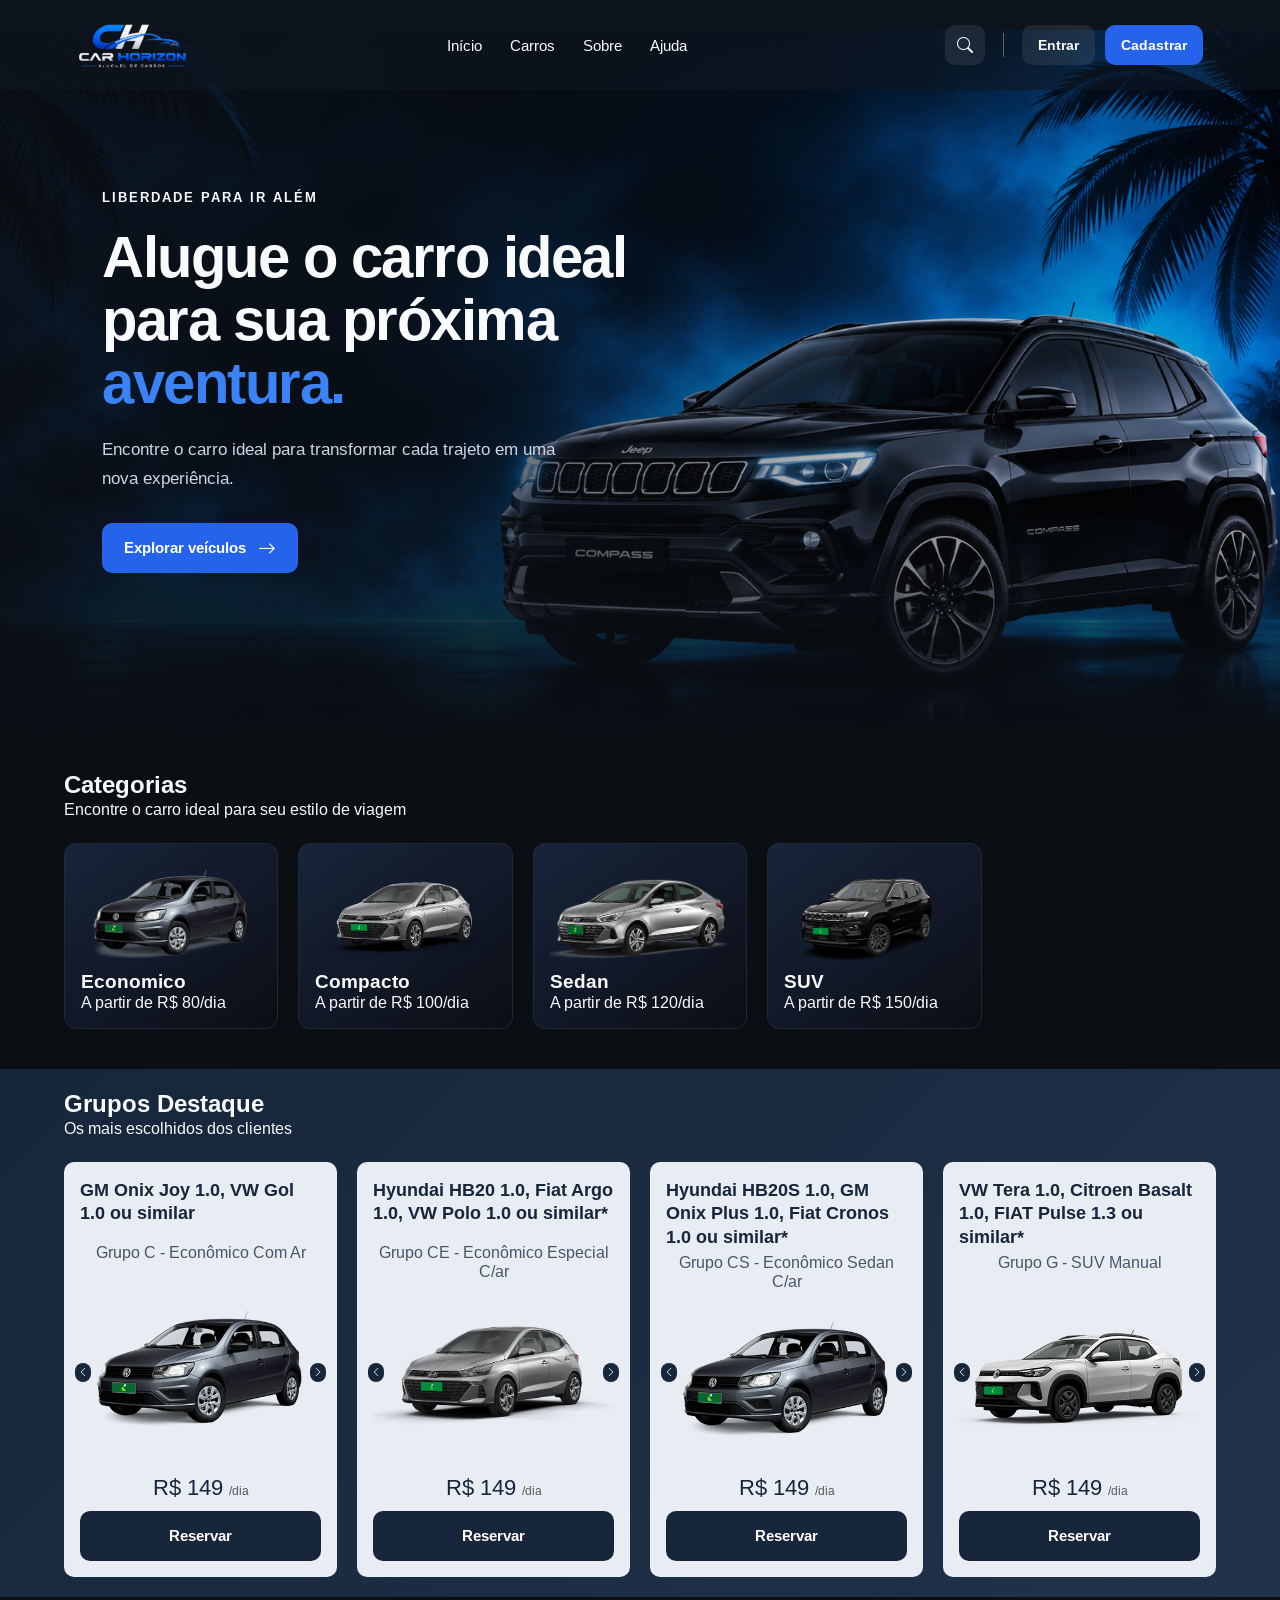
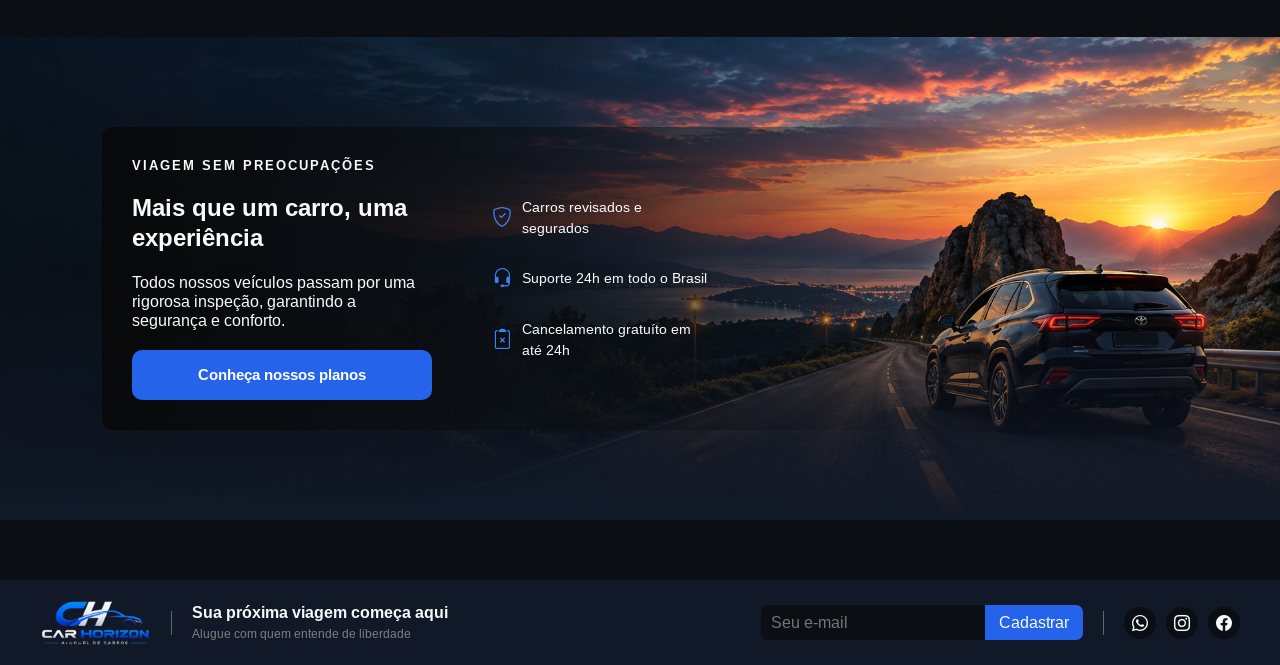
<file: index.html>
<!DOCTYPE html>
<html lang="pt-BR">

<head>
    <meta charset="UTF-8">
    <meta name="viewport" content="width=device-width, initial-scale=1.0">
    <meta name="theme-color" content="#0B0F14">
    <meta name="description" content="Encontre o carro ideal para sua próxima viagem com a Car Horizon.">
    <title>Car Horizon | Aluguel de Carros</title>
    <link rel="stylesheet" href="./css/global.css">
    <link rel="stylesheet" href="https://cdn.jsdelivr.net/npm/bootstrap-icons@1.11.3/font/bootstrap-icons.min.css">
</head>

<body>
    <div class="inicio">

        <header class="header-principal header-principal-home">
            <div class="logo-header">
                <a href="index.html" aria-label="Car Horizon - Página inicial">
                    <img src="./assets/images/logo/logoCH.png" alt="Car Horizon">
                </a>
            </div>

            <nav class="nav-header" aria-label="Navegação principal">

                <ul class="nav-links-header">
                    <li class="nav-link"> <a href="index.html" aria-current="page">Início</a> </li>
                    <li class="nav-link"> <a href="#carros">Carros</a> </li>
                    <li class="nav-link"> <a href="#sobre">Sobre</a> </li>
                    <li class="nav-link"> <a href="#ajuda">Ajuda</a> </li>
                </ul>
            </nav>

            <div class="busca-entrar-header">
                <div class="search-header">
                    <button type="button" aria-label="Pesquisar">
                        <i class="bi bi-search" aria-hidden="true"></i>
                    </button>
                </div>

                <div class="linha-vert" aria-hidden="true"></div>

                <div class="login-header">
                    <a href="./pages/login.html " class="entrar-header">Entrar</a>
                    <a href="./pages/cadastrar.html" class="cadastrar-header">Cadastrar</a>
                </div>

            </div>
        </header>

        <main>
            <section class="hero">
                <div class="hero-conteudo">
                    <span class="hero-etiqueta">LIBERDADE PARA IR ALÉM</span>
                    <h1> Alugue o carro ideal para sua próxima
                        <span class="hero-text-blue">aventura.</span>
                    </h1>

                    <p> Encontre o carro ideal para transformar cada trajeto em uma nova experiência. </p>

                    <a href="./pages/todosCarros.html" class="btn-hero"> Explorar veículos
                        <i class="bi bi-arrow-right" aria-hidden="true"></i>
                    </a>
                </div>

            </section>

            <section class="categorias">
                <div class="container">
                    <div class="titulos-categorias">
                        <h2>Categorias</h2>
                        <p>Encontre o carro ideal para seu estilo de viagem</p>
                    </div>
                    <div class="card-categoria">
                        <!--card-->
                        <div class="cards-categorias" data-categoria="economico">
                            <img src="./assets/images/categorias/GOLC.png" alt="">
                            <h3>Economico</h3>
                            <p>A partir de R$ 80/dia</p>
                        </div>
                        <!--end card-->
                        <!--card-->
                        <div class="cards-categorias" data-categoria="compacto">
                            <img src="./assets/images/categorias/HB2X.png" alt="">
                            <h3>Compacto</h3>
                            <p>A partir de R$ 100/dia</p>
                        </div>
                        <!--end card-->
                        <!--card-->
                        <div class="cards-categorias" data-categoria="sedan">
                            <img src="./assets/images/categorias/HB2C (1).png" alt="">
                            <h3>Sedan</h3>
                            <p>A partir de R$ 120/dia</p>
                        </div>
                        <!--end card-->
                        <!--card-->
                        <div class="cards-categorias" data-categoria="suv">
                            <img src="./assets/images/categorias/COMP.png" alt="">
                            <h3>SUV</h3>
                            <p>A partir de R$ 150/dia</p>
                        </div>
                        <!--end card-->

                        <!--card-->
                    </div>
                </div>
            </section>

            <section class="destaques">
                <div class="container">
                    <h2>Grupos Destaque</h2>
                    <p>Os mais escolhidos dos clientes</p>
                    <div class="cards-destaques">
                        <!--card-->
                        <div class="card-destaque" data-grupo="Grupo C">
                            <h3>GM Onix Joy 1.0, VW Gol 1.0 ou similar</h3>
                            <span class="grupoDestaque">Grupo C - Econômico Com Ar</span>
                            <button class="btn-proximo"><i class="bi bi-chevron-right"></i></button>
                            <button class="btn-anterior"><i class="bi bi-chevron-left"></i></button>
                            <img src="./assets/images/categorias/GOLC.png" alt="" class="imagemCarro">


                            <div class="card-price">
                                <span class="price-destaque">
                                    R$ 149 <span class="small-price">/dia</span>
                                </span>


                                <a href="./pages/carro.html" class="btnDestaque btn-hero">Reservar</a>
                            </div>
                        </div>
                        <!--end card-->
                        <!--card-->
                        <div class="card-destaque" data-grupo="Grupo CE">
                            <h3>Hyundai HB20 1.0, Fiat Argo 1.0, VW Polo 1.0 ou similar*</h3>
                            <span class="grupoDestaque">Grupo CE - Econômico Especial C/ar</span> <img
                                src="./assets/images/categorias/HB2X.png" alt=""  class="imagemCarro">
                            <button class="btn-proximo"><i class="bi bi-chevron-right"></i></button>
                            <button class="btn-anterior"><i class="bi bi-chevron-left"></i></button>


                            <div class="card-price">
                                <span class="price-destaque">
                                    R$ 149 <span class="small-price">/dia</span>
                                </span>


                                <a href="./pages/carro.html" class="btnDestaque btn-hero">Reservar</a>
                            </div>
                        </div>
                        <!--end card-->
                        <!--card-->
                        <div class="card-destaque" data-grupo="Grupo C">
                            <h3>Hyundai HB20S 1.0, GM Onix Plus 1.0, Fiat Cronos 1.0 ou similar*</h3>
                            <span class="grupoDestaque">Grupo CS - Econômico Sedan C/ar</span>
                            <button class="btn-proximo"><i class="bi bi-chevron-right"></i></button>
                            <button class="btn-anterior"><i class="bi bi-chevron-left"></i></button>
                            <img src="./assets/images/categorias/HB2C (1).png" alt=""  class="imagemCarro">


                            <div class="card-price">
                                <span class="price-destaque">
                                    R$ 149 <span class="small-price">/dia</span>
                                </span>


                                <a href="./pages/carro.html" class="btnDestaque btn-hero">Reservar</a>
                            </div>
                        </div>
                        <!--end card-->
                        <!--card-->
                        <div class="card-destaque" data-grupo="Grupo G">
                            <h3>VW Tera 1.0, Citroen Basalt 1.0, FIAT Pulse 1.3 ou similar*</h3>
                            <span class="grupoDestaque">Grupo G - SUV Manual</span>
                            <button class="btn-proximo"><i class="bi bi-chevron-right"></i></button>
                            <button class="btn-anterior"><i class="bi bi-chevron-left"></i></button>
                            <img src="./assets/images/categorias/TERA.png" alt=""  class="imagemCarro">


                            <div class="card-price">
                                <span class="price-destaque">
                                    R$ 149 <span class="small-price">/dia</span>
                                </span>


                                <a href="./pages/carro.html" class="btnDestaque btn-hero">Reservar</a>
                            </div>
                        </div>
                        <!--end card-->


                    </div>
                </div>
            </section>

            <section class="hero-footer">
                <div class="hero-agroup">
                    <div class="hero-footer-conteudo">
                        <span class="hero-etiqueta">VIAGEM SEM PREOCUPAÇÕES</span>
                        <h1>Mais que um carro, uma experiência</h1>
                        <p>
                            Todos nossos veículos passam por uma rigorosa inspeção,
                            garantindo a segurança e conforto.
                        </p>

                        <a href="#" class="btn-hero">Conheça nossos planos</a>
                    </div>

                    <div class="hero-footer-vantagens">
                        <span>
                            <i class="bi bi-shield-check"></i>
                            Carros revisados e segurados
                        </span>

                        <span>
                            <i class="bi bi-headset"></i>
                            Suporte 24h em todo o Brasil
                        </span>

                        <span>
                            <i class="bi bi-clipboard2-x"></i>

                            Cancelamento gratuíto em até 24h
                        </span>
                    </div>
                </div>
            </section>
        </main>

        <footer>
            <section class="footer-top">
                <div class="footer-top-left">
                    <img src="./assets/images/logo/logoCH.png" alt="">

                    <div class="linha-vert" aria-hidden="true"></div>

                    <div class="texts-footer-top">
                        <h4>Sua próxima viagem começa aqui</h4>
                        <span>Alugue com quem entende de liberdade</span>
                    </div>
                </div>

                <div class="footer-top-right">
                    <div class="email-footer">
                        <input type="text" placeholder="Seu e-mail">
                        <button>Cadastrar</button>
                    </div>

                    <div class="linha-vert" aria-hidden="true"></div>

                    <div class="sociais-footer">
                        <i class="bi bi-whatsapp"></i>

                        <i class="bi bi-instagram"></i>

                        <i class="bi bi-facebook"></i>
                    </div>
                </div>
            </section>
        </footer>
    </div>
</body>
<script type="module" src="./js/carros.js"></script>
<!--<script type="module" src="./js/destaques.js"></script>-->
<script type="module" src="./js/imagensCarro.js"></script>

</html>
</file>
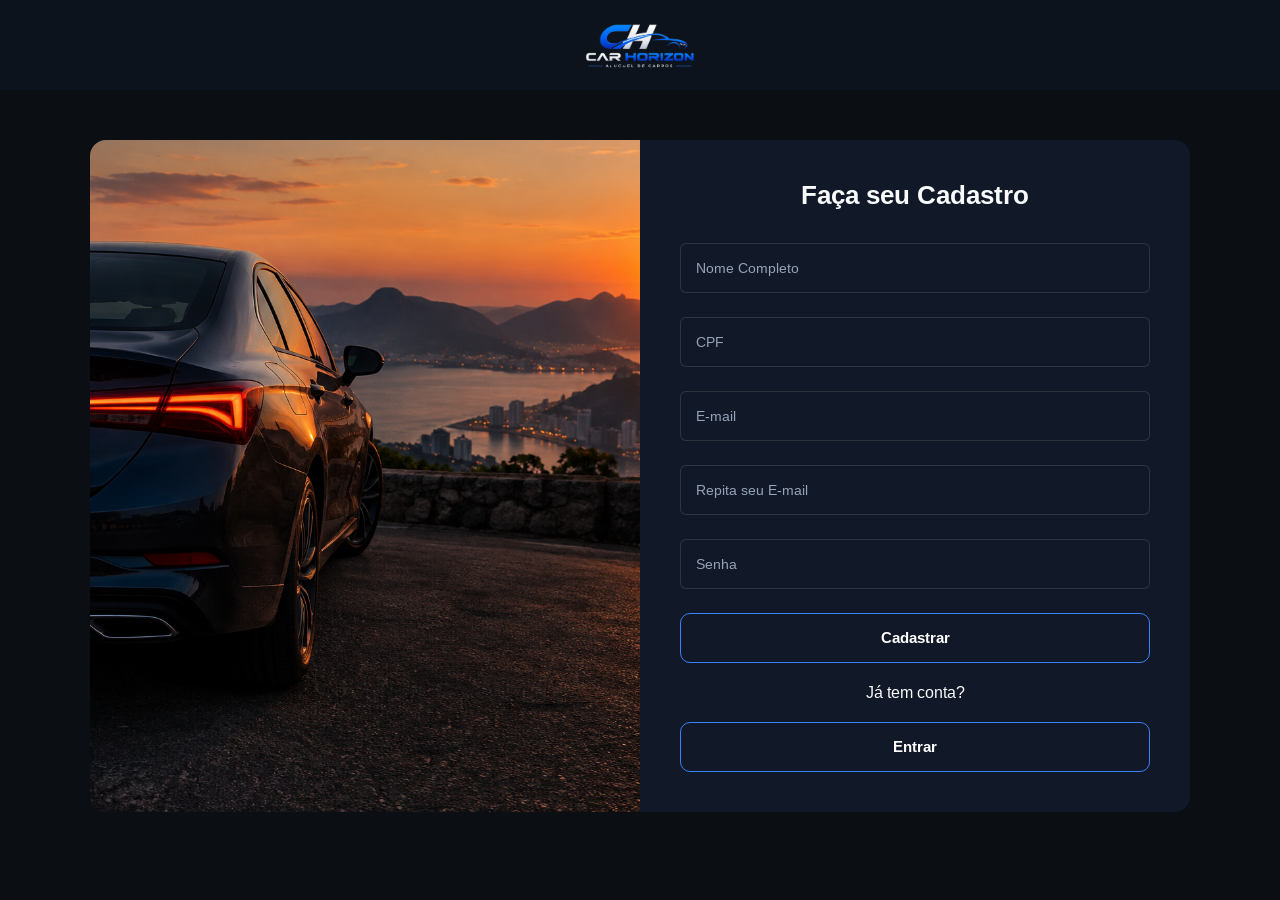
<file: pages/cadastrar.html>
<!DOCTYPE html>
<html lang="pt-BR">

<head>
    <meta charset="UTF-8">
    <meta name="viewport" content="width=device-width, initial-scale=1.0">
    <meta name="theme-color" content="#0B0F14">
    <meta name="description" content="Encontre o carro ideal para sua próxima viagem com a Car Horizon.">
    <title>Car Horizon | Aluguel de Carros</title>
    <link rel="stylesheet" href="../css/global.css">
    <link rel="stylesheet" href="https://cdn.jsdelivr.net/npm/bootstrap-icons@1.11.3/font/bootstrap-icons.min.css">
</head>

<body>
    <div class="inicio">

        <header class="header-login">
            <div class="logo-header">
                <a href="../index.html" aria-label="Car Horizon - Página inicial">
                    <img src="../assets/images/logo/logoCH.png" alt="Car Horizon">
                </a>
            </div>
        </header>

        <main>

            <div class="login container">
                <div class="img-left">
                    <img src="../assets/images/login.png" alt="login-image">
                </div>
                <div class="form-right">

                    <h2>Faça seu Cadastro</h2>

                    <div class="input-group">
                        <input type="text" id="nome" placeholder=" " required>
                        <label for="nome">Nome Completo</label>
                    </div>
                    <div class="input-group">
                        <input type="text" id="cpf" placeholder=" " required>
                        <label for="cpf">CPF</label>
                    </div>

                    <div class="input-group">
                        <input type="email" id="email" placeholder=" " required>
                        <label for="email">E-mail</label>
                    </div>

                    <div class="input-group">
                        <input type="email" id="email-confirmar" placeholder=" " required>
                        <label for="email-confirmar">Repita seu E-mail</label>
                    </div>

                    <div class="input-group">
                        <input type="password" id="senha" placeholder=" " required>
                        <label for="senha">Senha</label>
                    </div>

                    <button class="btn-hero btn-login" id="cadastrarLogin">Cadastrar</button>
                    <span>Já tem conta?</span>
                    <a href="./login.html" class="btn-hero btn-login" id="cadastroLogin">Entrar</a>

                </div>
            </div>
        </main>

</body>


</html>
</file>
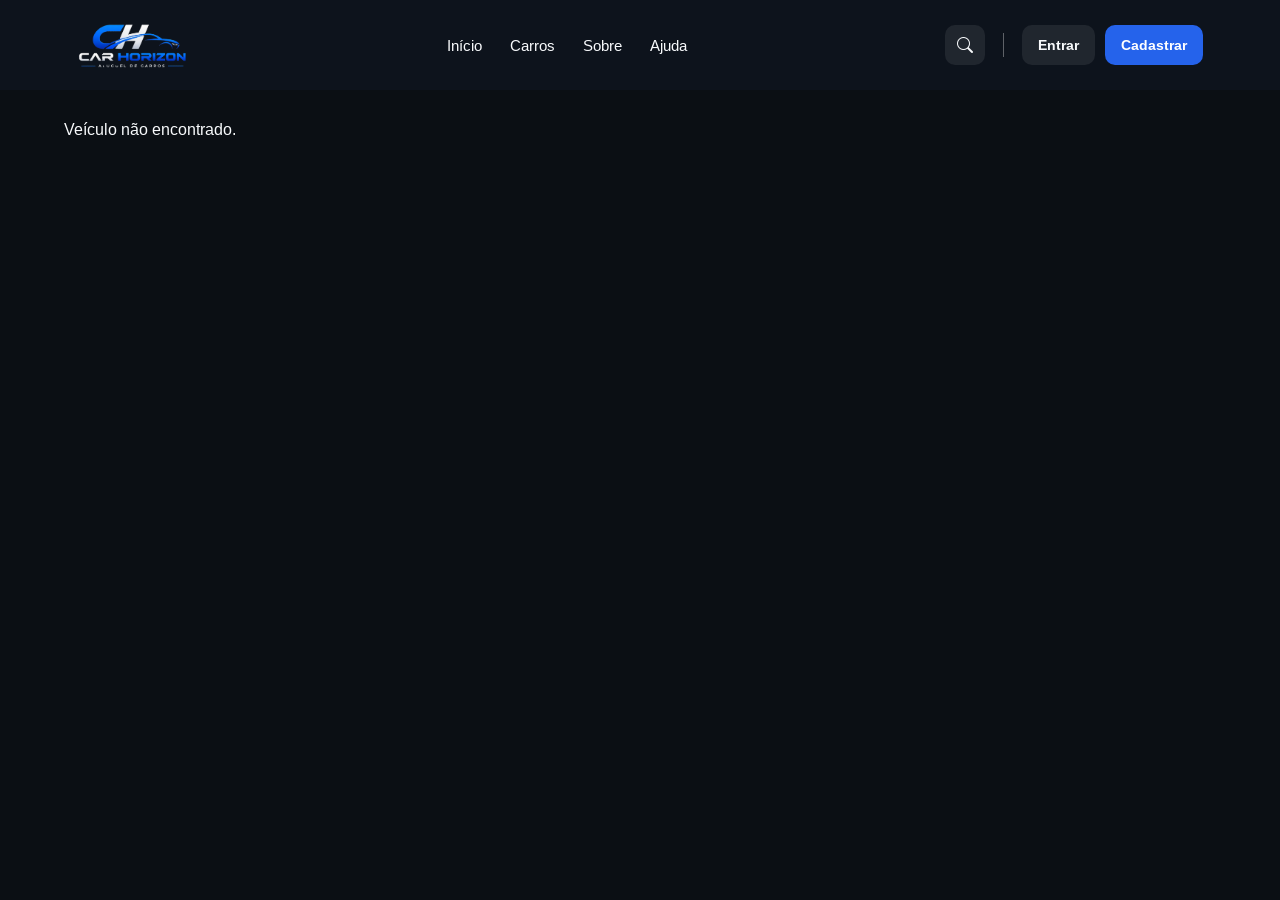
<file: pages/carro.html>
<!DOCTYPE html>
<html lang="pt-BR">

<head>
    <meta charset="UTF-8">
    <meta name="viewport" content="width=device-width, initial-scale=1.0">
    <meta name="theme-color" content="#0B0F14">
    <meta name="description" content="Encontre o carro ideal para sua próxima viagem com a Car Horizon.">
    <title>Car Horizon | Aluguel de Carros</title>
    <link rel="stylesheet" href="../css/global.css">
    <link rel="stylesheet" href="https://cdn.jsdelivr.net/npm/bootstrap-icons@1.11.3/font/bootstrap-icons.min.css">
</head>

<body>
    <div class="inicio">

        <header class="header-principal">
            <div class="logo-header">
                <a href="../index.html" aria-label="Car Horizon - Página inicial">
                    <img src="../assets/images/logo/logoCH.png" alt="Car Horizon">
                </a>
            </div>

            <nav class="nav-header" aria-label="Navegação principal">

                <ul class="nav-links-header">
                    <li class="nav-link"> <a href="index.html" aria-current="page">Início</a> </li>
                    <li class="nav-link"> <a href="#carros">Carros</a> </li>
                    <li class="nav-link"> <a href="#sobre">Sobre</a> </li>
                    <li class="nav-link"> <a href="#ajuda">Ajuda</a> </li>
                </ul>
            </nav>

            <div class="busca-entrar-header">
                <div class="search-header">
                    <button type="button" aria-label="Pesquisar">
                        <i class="bi bi-search" aria-hidden="true"></i>
                    </button>
                </div>

                <div class="linha-vert" aria-hidden="true"></div>

                <div class="login-header">
                    <a href="#" class="entrar-header">Entrar</a>
                    <a href="#" class="cadastrar-header">Cadastrar</a>
                </div>

            </div>
        </header>

        <main>

            <div class="container carro-anuncio mostrar"></div>

            <template class="container" id="template-anuncio">
                 <button class="btn-proximo"><i class="bi bi-chevron-right"></i></button>
                 <button class="btn-anterior"><i class="bi bi-chevron-left"></i></button>

                <div class="imagens-carro">
                    <img class="imagem-carro" src="../assets/images/cars/corolla.jpg" alt="">
                    
                   
                </div>

                <div class="titulos-carro">

                    <div class="titulos-carro-left">
                        <h1 class="nome-carro-dest">Toyota Corolla</h1>
                        <div class="atributos-carro">
                            <span class="atributo-carro">
                                <i class="bi bi-car-front"></i>
                                Sedan
                            </span>
                            <span class="atributo-carro">
                                <i class="bi bi-airplane-engines"></i>
                                Automático
                            </span>
                            <span class="atributo-carro">
                                <i class="bi bi-ev-front"></i>
                                1.8
                            </span>
                        </div>
                    </div>
                    <h2 class="titulo-price">
                        <span class="valor-diaria">R$ 149</span>
                        <span class="titulo-price-small">/dia</span>
                    </h2> 
                </div>

                <div class="carro-bottom">
                    <div class="carro-bottom-left">
                        <h3>Sobre o carro</h3>
                        <p>O Toyota Corolla é a combinação perfeita entre conforto, economia
                            e tecnologia. Ideal para viagens em familía ou para o dia a dia
                            na cidade.
                        </p>

                        <div class="sobre-atributos">
                            <div class="atributos-left">
                                <span>
                                    <i class="bi bi-people-fill"></i>
                                    5 Lugares
                                </span>
                                <span>
                                    <i class="bi bi-snow"></i>
                                    Ar condicionado
                                </span>
                                <span>
                                    <i class="bi bi-car-front"></i>
                                    Direção elétrica
                                </span>
                            </div>

                            <div class="atributos-right">
                                <span>
                                    <i class="bi bi-geo-alt"></i>
                                    GPS
                                </span>
                                <span>
                                    <i class="bi bi-bluetooth"></i>
                                    Bluetooth
                                </span>
                                <span>
                                    <i class="bi bi-camera-video"></i>
                                    Câmera de ré
                                </span>
                            </div>
                        </div>
                    </div>

                    <div class="carro-bottom-right">
                        <h3>Reserve agora</h3>
                        <div class="retirada">
                            <label for="data-retirada">Retirada</label>
                            <input type="date" id="data-retirada" name="retirada">
                        </div>

                        <div class="devolucao">
                            <label for="data-devolucao">Devolução</label>
                            <input type="date" id="data-devolucao" name="devolucao">
                        </div>

                        <div class="local">
                            <label for="local-retirada">Local</label>
                            <input type="text" id="local-retirada" name="local" placeholder="Cidade">
                        </div>

                        <button class="btn-hero">Continuar</button>
                    </div>
                </div>
    </div>
    </main>
    </template>

</body>
<script type="module" src="../js/destaques.js"></script>
<script type="module" src="../js/imagensCarro.js"></script>

</html>
</file>
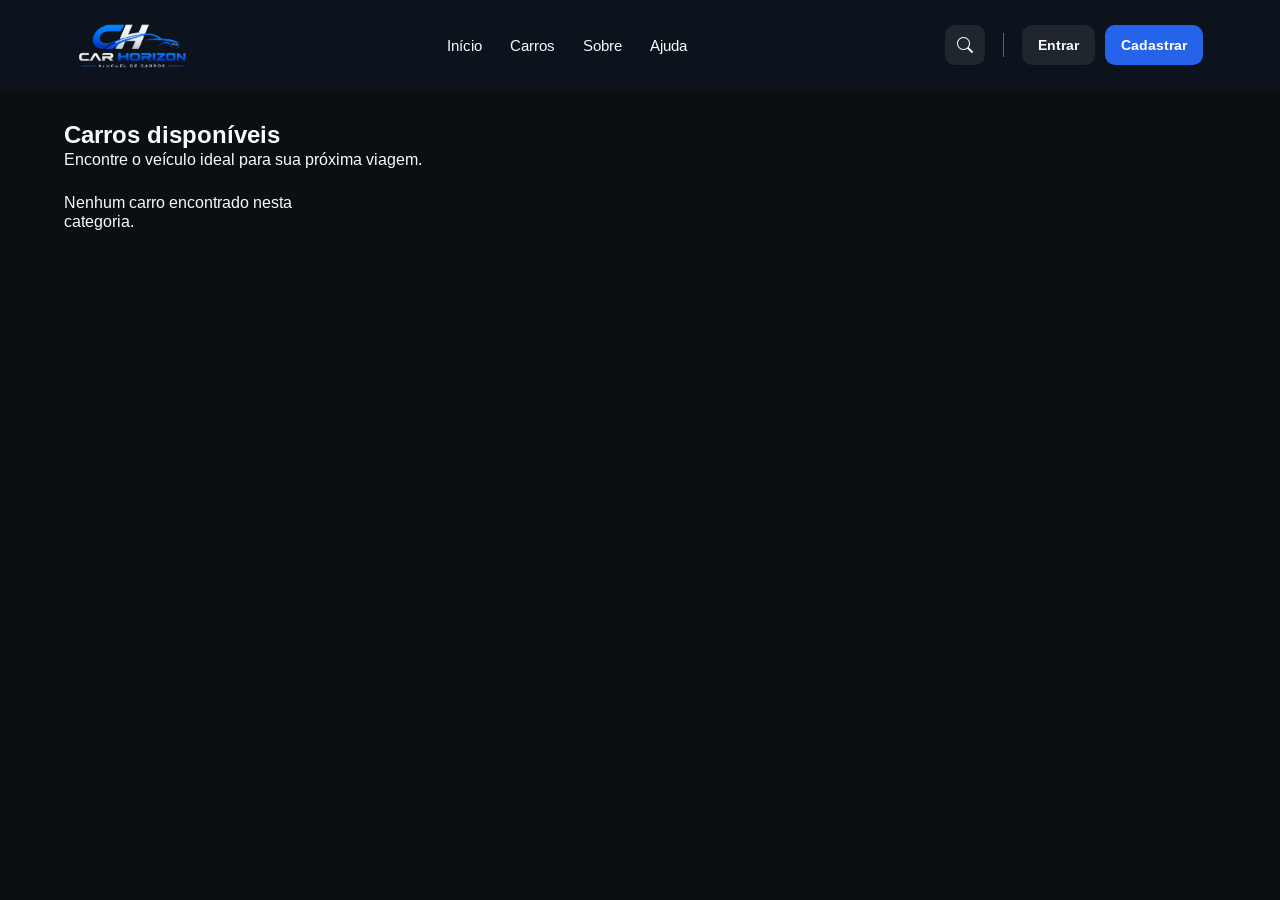
<file: pages/categorias.html>
<!DOCTYPE html>
<html lang="pt-BR">

<head>
    <meta charset="UTF-8">
    <meta name="viewport" content="width=device-width, initial-scale=1.0">
    <meta name="theme-color" content="#0B0F14">
    <meta name="description" content="Encontre o carro ideal para sua próxima viagem com a Car Horizon.">

    <title>Car Horizon | Categorias de carros</title>

    <link rel="stylesheet" href="../css/global.css">
    <link
        rel="stylesheet"
        href="https://cdn.jsdelivr.net/npm/bootstrap-icons@1.11.3/font/bootstrap-icons.min.css"
    >
</head>

<body>
    <div class="inicio">

        <header class="header-principal">
            <div class="logo-header">
                <a href="../index.html" aria-label="Car Horizon - Página inicial">
                    <img src="../assets/images/logo/logoCH.png" alt="Car Horizon">
                </a>
            </div>

            <nav class="nav-header" aria-label="Navegação principal">
                <ul class="nav-links-header">
                    <li class="nav-link">
                        <a href="../index.html">Início</a>
                    </li>
                    <li class="nav-link">
                        <a href="../index.html#carros">Carros</a>
                    </li>
                    <li class="nav-link">
                        <a href="../index.html#sobre">Sobre</a>
                    </li>
                    <li class="nav-link">
                        <a href="../index.html#ajuda">Ajuda</a>
                    </li>
                </ul>
            </nav>

            <div class="busca-entrar-header">
                <div class="search-header">
                    <button type="button" aria-label="Pesquisar">
                        <i class="bi bi-search" aria-hidden="true"></i>
                    </button>
                </div>

                <div class="linha-vert" aria-hidden="true"></div>

                <div class="login-header">
                    <a href="#" class="entrar-header">Entrar</a>
                    <a href="#" class="cadastrar-header">Cadastrar</a>
                </div>
            </div>
        </header>

        <main>
            <section class="categorias-pagina" id="categoria">
                <div class="container">

                    <h2>Carros disponíveis</h2>
                    <p>Encontre o veículo ideal para sua próxima viagem.</p>

                    <!-- Os cards serão inseridos aqui pelo JavaScript -->
                    <div class="cards-destaques categoriasMostrar"></div>

                    <!-- Modelo que o JavaScript vai copiar -->
                    <template id="template-carro">
                        <div class="card-destaque">

                            <img class="imagem-carro" src="" alt="">

                            <h3 class="nome-carro-cat"></h3>

                            <span class="basic-info-car"></span>

                            <div class="card-atributos">
                                <span>
                                    <i class="bi bi-people"></i>
                                    <span class="lugares-carro"></span> Lugares
                                </span>

                                <span>
                                    <i class="bi bi-snow"></i>
                                    Ar Condicionado
                                </span>

                                <span>
                                    <i class="bi bi-geo-alt"></i>
                                    GPS
                                </span>
                            </div>

                            <div class="card-price">
                                <span class="price-destaque">
                                    <span class="valor-carro"></span>
                                    <span class="small-price">/dia</span>
                                </span>

                                <a href="./carro.html" class="btn-hero">
                                    Reservar
                                </a>
                            </div>

                        </div>
                    </template>

                </div>
            </section>
        </main>

    </div>

    <script type="module" src="../js/carros.js"></script>
</body>

</html>
</file>
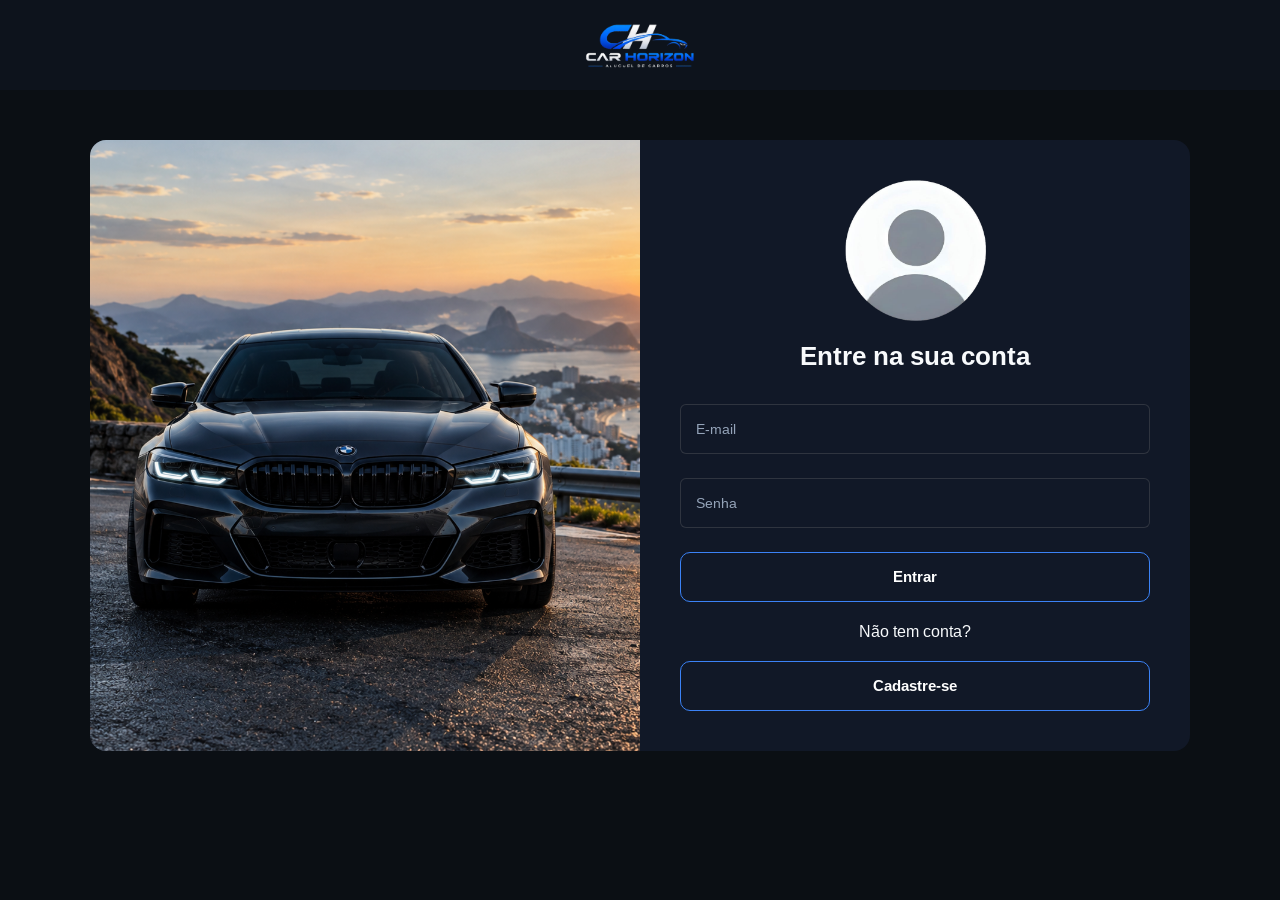
<file: pages/login.html>
<!DOCTYPE html>
<html lang="pt-BR">

<head>
    <meta charset="UTF-8">
    <meta name="viewport" content="width=device-width, initial-scale=1.0">
    <meta name="theme-color" content="#0B0F14">
    <meta name="description" content="Encontre o carro ideal para sua próxima viagem com a Car Horizon.">
    <title>Car Horizon | Aluguel de Carros</title>
    <link rel="stylesheet" href="../css/global.css">
    <link rel="stylesheet" href="https://cdn.jsdelivr.net/npm/bootstrap-icons@1.11.3/font/bootstrap-icons.min.css">
</head>

<body>
    <div class="inicio">

        <header class="header-login">
            <div class="logo-header">
                <a href="../index.html" aria-label="Car Horizon - Página inicial">
                    <img src="../assets/images/logo/logoCH.png" alt="Car Horizon">
                </a>
            </div>
        </header>

        <main>

            <div class="login container">
                <div class="img-left">
                    <img src="../assets/images/loginnnn.png" alt="login-image">
                </div>
                <div class="form-right form-login">

                    <img src="../assets/images/perfil.png" alt="perfil">

                    <h2>Entre na sua conta</h2>

                    <div class="input-group">
                        <input type="email" id="email" placeholder=" " required>
                        <label for="email">E-mail</label>
                    </div>

                    <div class="input-group">
                        <input type="password" id="senha" placeholder=" " required>
                        <label for="senha">Senha</label>
                    </div>

                    <button class="btn-hero btn-login" id="entrarLogin">Entrar</button>
                    <span>Não tem conta?</span>
                    <a href="./cadastrar.html" class="btn-hero btn-login" id="cadastroLogin">Cadastre-se</a>

                </div>
            </div>
        </main>

</body>


</html>
</file>
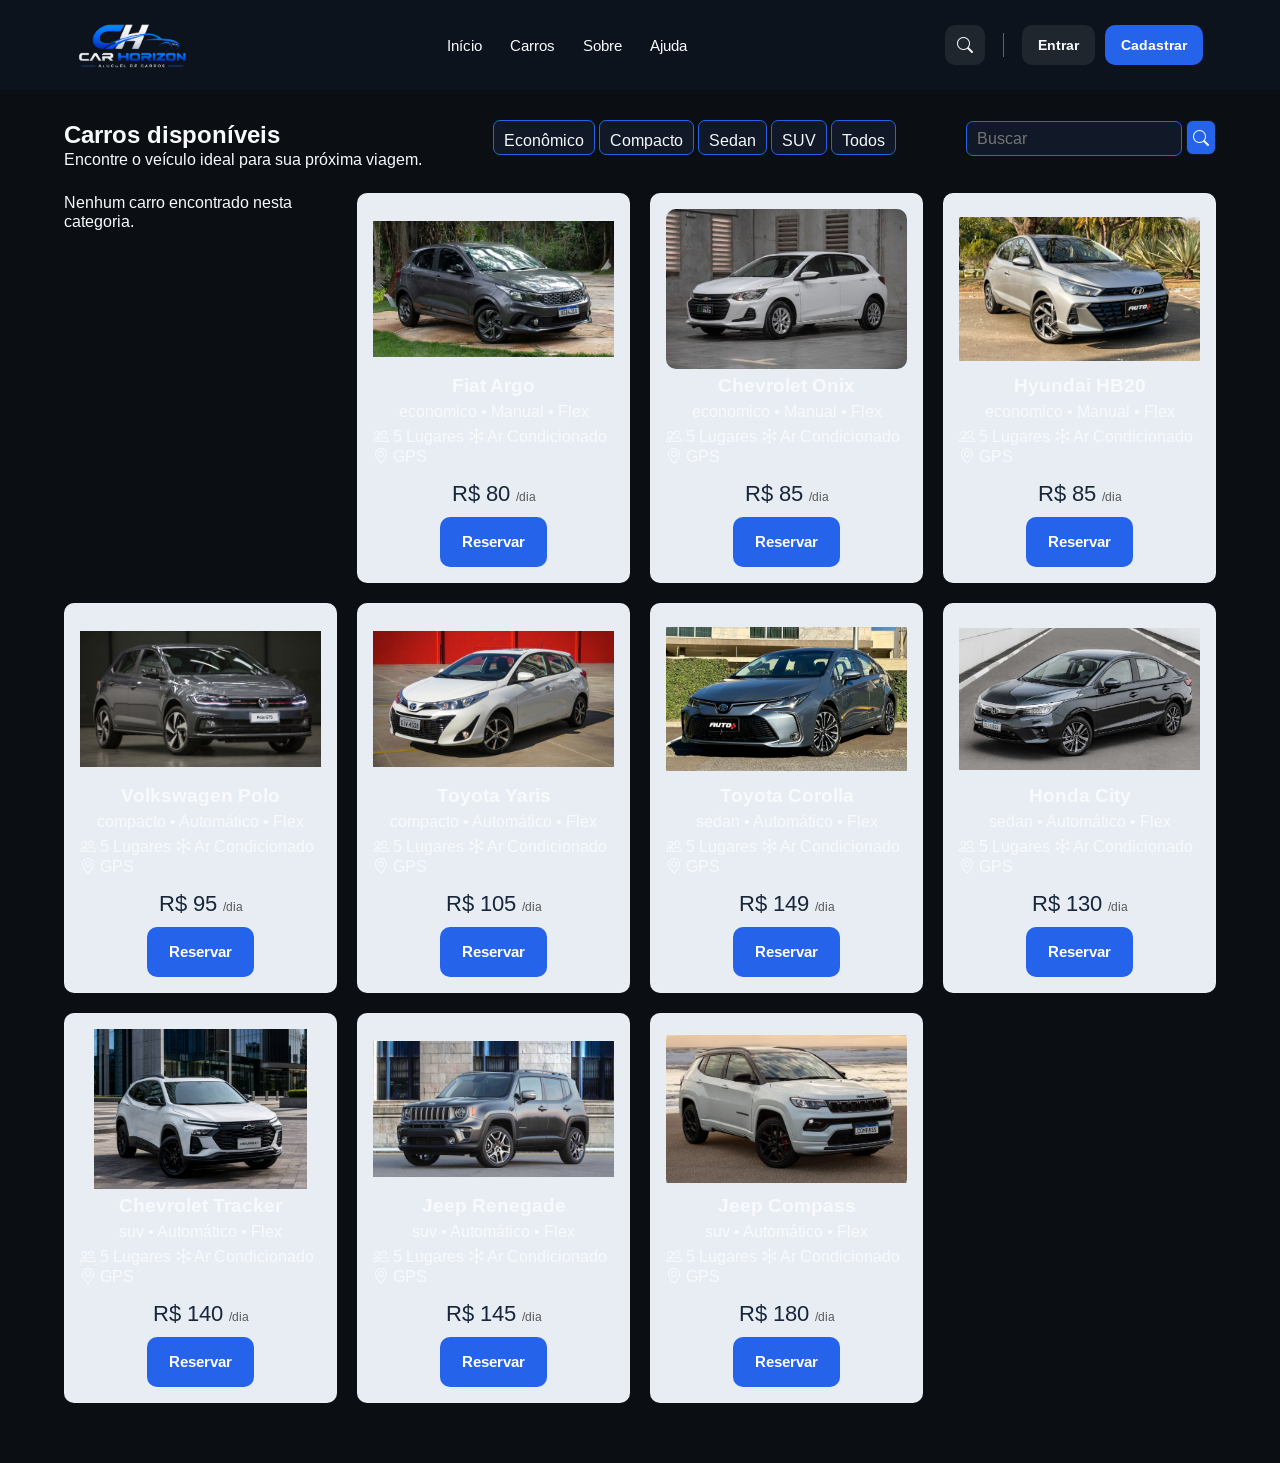
<file: pages/todosCarros.html>
<!DOCTYPE html>
<html lang="pt-BR">

<head>
    <meta charset="UTF-8">
    <meta name="viewport" content="width=device-width, initial-scale=1.0">
    <meta name="theme-color" content="#0B0F14">
    <meta name="description" content="Encontre o carro ideal para sua próxima viagem com a Car Horizon.">

    <title>Car Horizon | Categorias de carros</title>

    <link rel="stylesheet" href="../css/global.css">
    <link rel="stylesheet" href="https://cdn.jsdelivr.net/npm/bootstrap-icons@1.11.3/font/bootstrap-icons.min.css">
</head>

<body>
    <div class="inicio">

        <header class="header-principal">
            <div class="logo-header">
                <a href="../index.html" aria-label="Car Horizon - Página inicial">
                    <img src="../assets/images/logo/logoCH.png" alt="Car Horizon">
                </a>
            </div>

            <nav class="nav-header" aria-label="Navegação principal">
                <ul class="nav-links-header">
                    <li class="nav-link">
                        <a href="../index.html">Início</a>
                    </li>
                    <li class="nav-link">
                        <a href="../index.html#carros">Carros</a>
                    </li>
                    <li class="nav-link">
                        <a href="../index.html#sobre">Sobre</a>
                    </li>
                    <li class="nav-link">
                        <a href="../index.html#ajuda">Ajuda</a>
                    </li>
                </ul>
            </nav>

            <div class="busca-entrar-header">
                <div class="search-header">
                    <button type="button" aria-label="Pesquisar">
                        <i class="bi bi-search" aria-hidden="true"></i>
                    </button>
                </div>

                <div class="linha-vert" aria-hidden="true"></div>

                <div class="login-header">
                    <a href="#" class="entrar-header">Entrar</a>
                    <a href="#" class="cadastrar-header">Cadastrar</a>
                </div>
            </div>
        </header>

        <main>
            <section class="categorias-pagina" id="categoria">
                <div class="container">
                    <div class="todosCarros-cima">
                        <div class="todosCarros-cima-esq">
                        <h2>Carros disponíveis</h2>
                        <p>Encontre o veículo ideal para sua próxima viagem.</p>
                        </div>
                        <div class="categoria-botoes">
                            <button id="catBotoes" data-categoria="economico">Econômico</button>
                            <button id="catBotoes" data-categoria="compacto">Compacto</button>
                            <button id="catBotoes" data-categoria="sedan">Sedan</button>
                            <button id="catBotoes" data-categoria="suv">SUV</button>
                            <button id="catBotoes" data-categoria="todos">Todos</button>
                        </div>

                        <div class="todosCarros-cima-pesq">
                            <input type="text" name="" id="pesquisaCarros" placeholder="Buscar">
                            <button id="buscarCarros"><i class="bi bi-search" aria-hidden="true"></i></button>
                        </div>
                    </div>


                    <!-- Os cards serão inseridos aqui pelo JavaScript -->
                    <div class="cards-destaques categoriasMostrar"></div>

                    <!-- Modelo que o JavaScript vai copiar -->
                    <template id="template-carro">
                        <div class="card-destaque">

                            <img class="imagem-carro" src="" alt="">

                            <h3 class="nome-carro-cat"></h3>

                            <span class="basic-info-car"></span>

                            <div class="card-atributos">
                                <span>
                                    <i class="bi bi-people"></i>
                                    <span class="lugares-carro"></span> Lugares
                                </span>

                                <span>
                                    <i class="bi bi-snow"></i>
                                    Ar Condicionado
                                </span>

                                <span>
                                    <i class="bi bi-geo-alt"></i>
                                    GPS
                                </span>
                            </div>

                            <div class="card-price">
                                <span class="price-destaque">
                                    <span class="valor-carro"></span>
                                    <span class="small-price">/dia</span>
                                </span>

                                <a href="./carro.html" class="btn-hero">
                                    Reservar
                                </a>
                            </div>

                        </div>
                    </template>

                </div>
            </section>
        </main>

    </div>

    <script type="module" src="../js/todosCarros.js"></script>
</body>

</html>
</file>
<file: css/global.css>
@import url('https://fonts.googleapis.com/css2?family=Arimo:wght@400;500;600;700&display=swap');
@import "./header.css";
@import "./hero.css";
@import "./categorias.css";
@import "./destaques.css";
@import "./heroFooter.css";
@import "./footer.css";
@import "./carro.css";
@import "./login.css";
@import "./todosCarros.css";

:root {
    --cor-fundo: #0B0F14;
    --cor-fundo-secundario: #111827;
    --cor-azul: #2563EB;
    --cor-azul-hover: #3B82F6;
    --cor-texto: #F8FAFC;
    --cor-texto-secundario: #94A3B8;
    --cor-borda: #1E293B;
}

* {
    margin: 0;
    padding: 0;
    box-sizing: border-box;
}

html {
    scroll-behavior: smooth;
}

body {
    min-width: 320px;
    background-color: var(--cor-fundo);
    color: var(--cor-texto);
    font-family: "Arimo", sans-serif;
}

a {
    color: inherit;
    text-decoration: none;
}

button,
input {
    font: inherit;
}

button {
    cursor: pointer;
}

ul {
    list-style: none;
}

img {
    max-width: 100%;
}

.container {
    width: min(100% - 48px, 1280px);
    margin-inline: auto;
}
</file>
